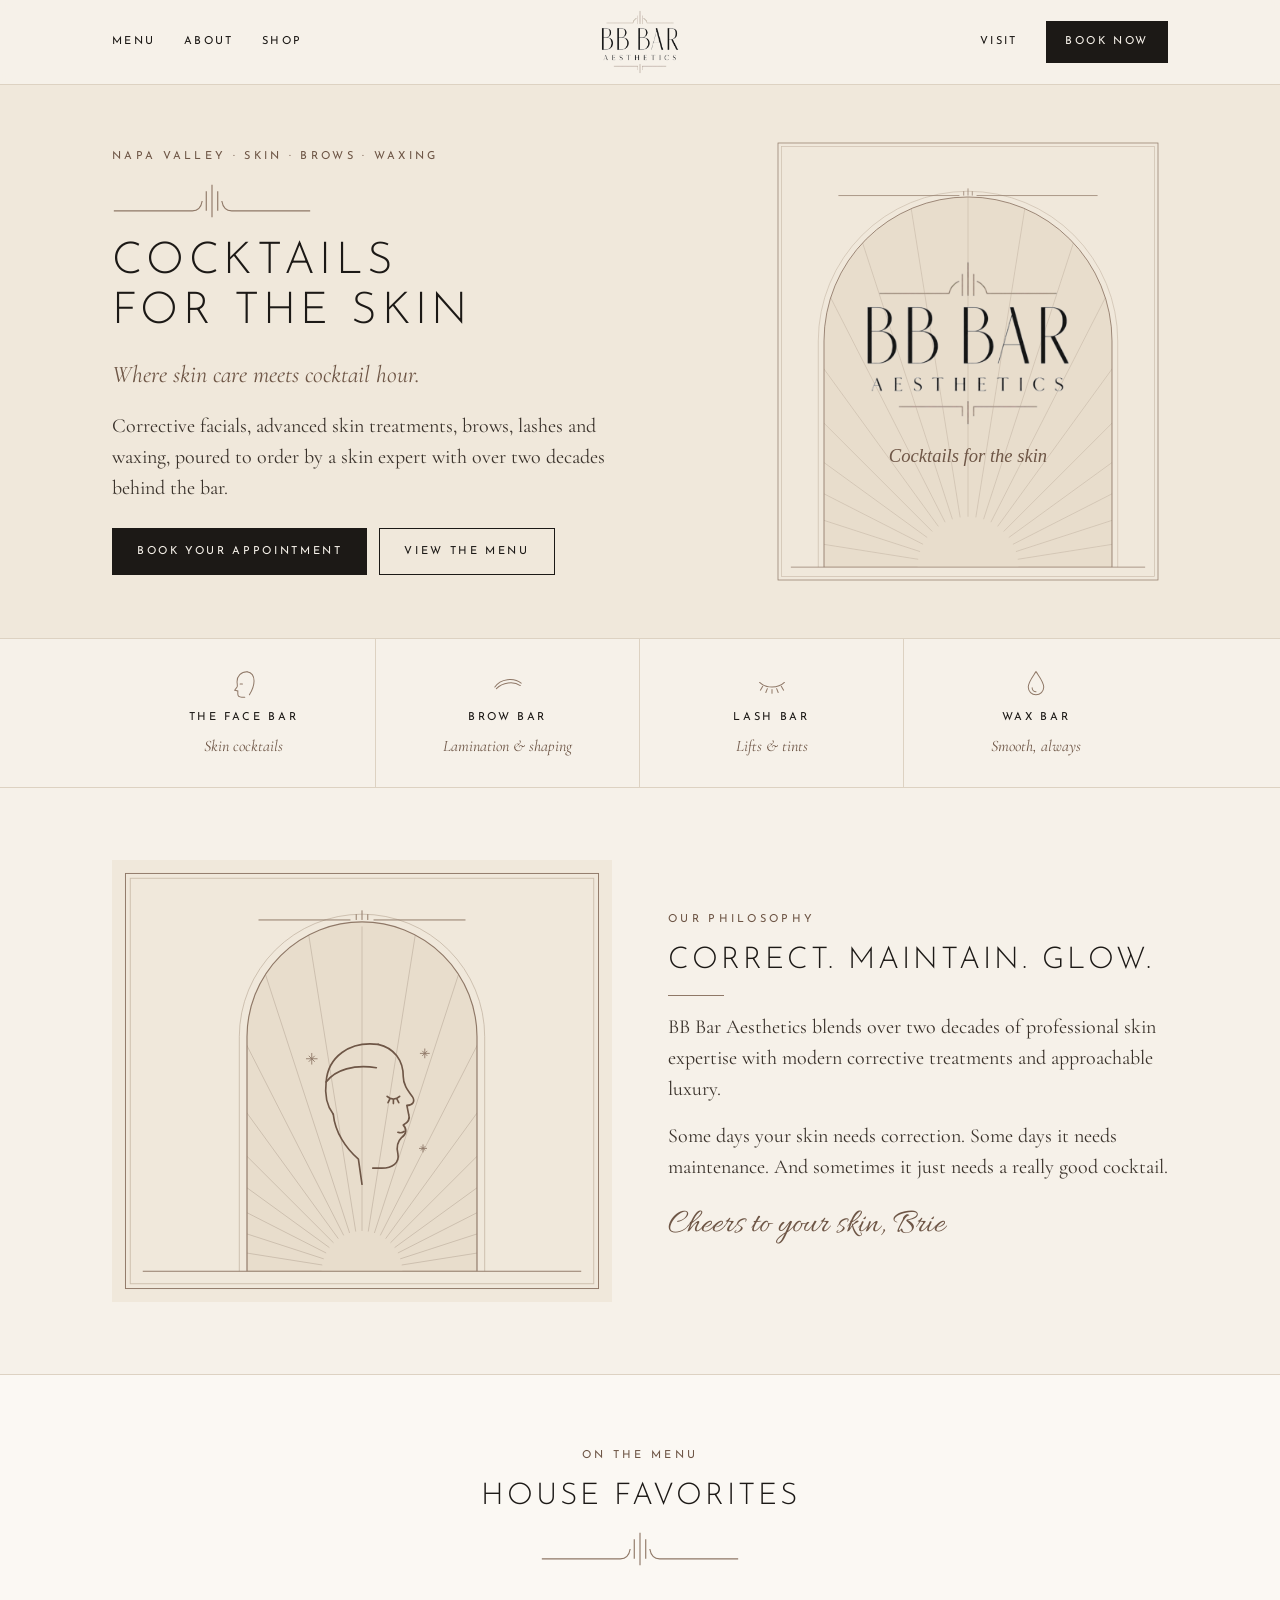
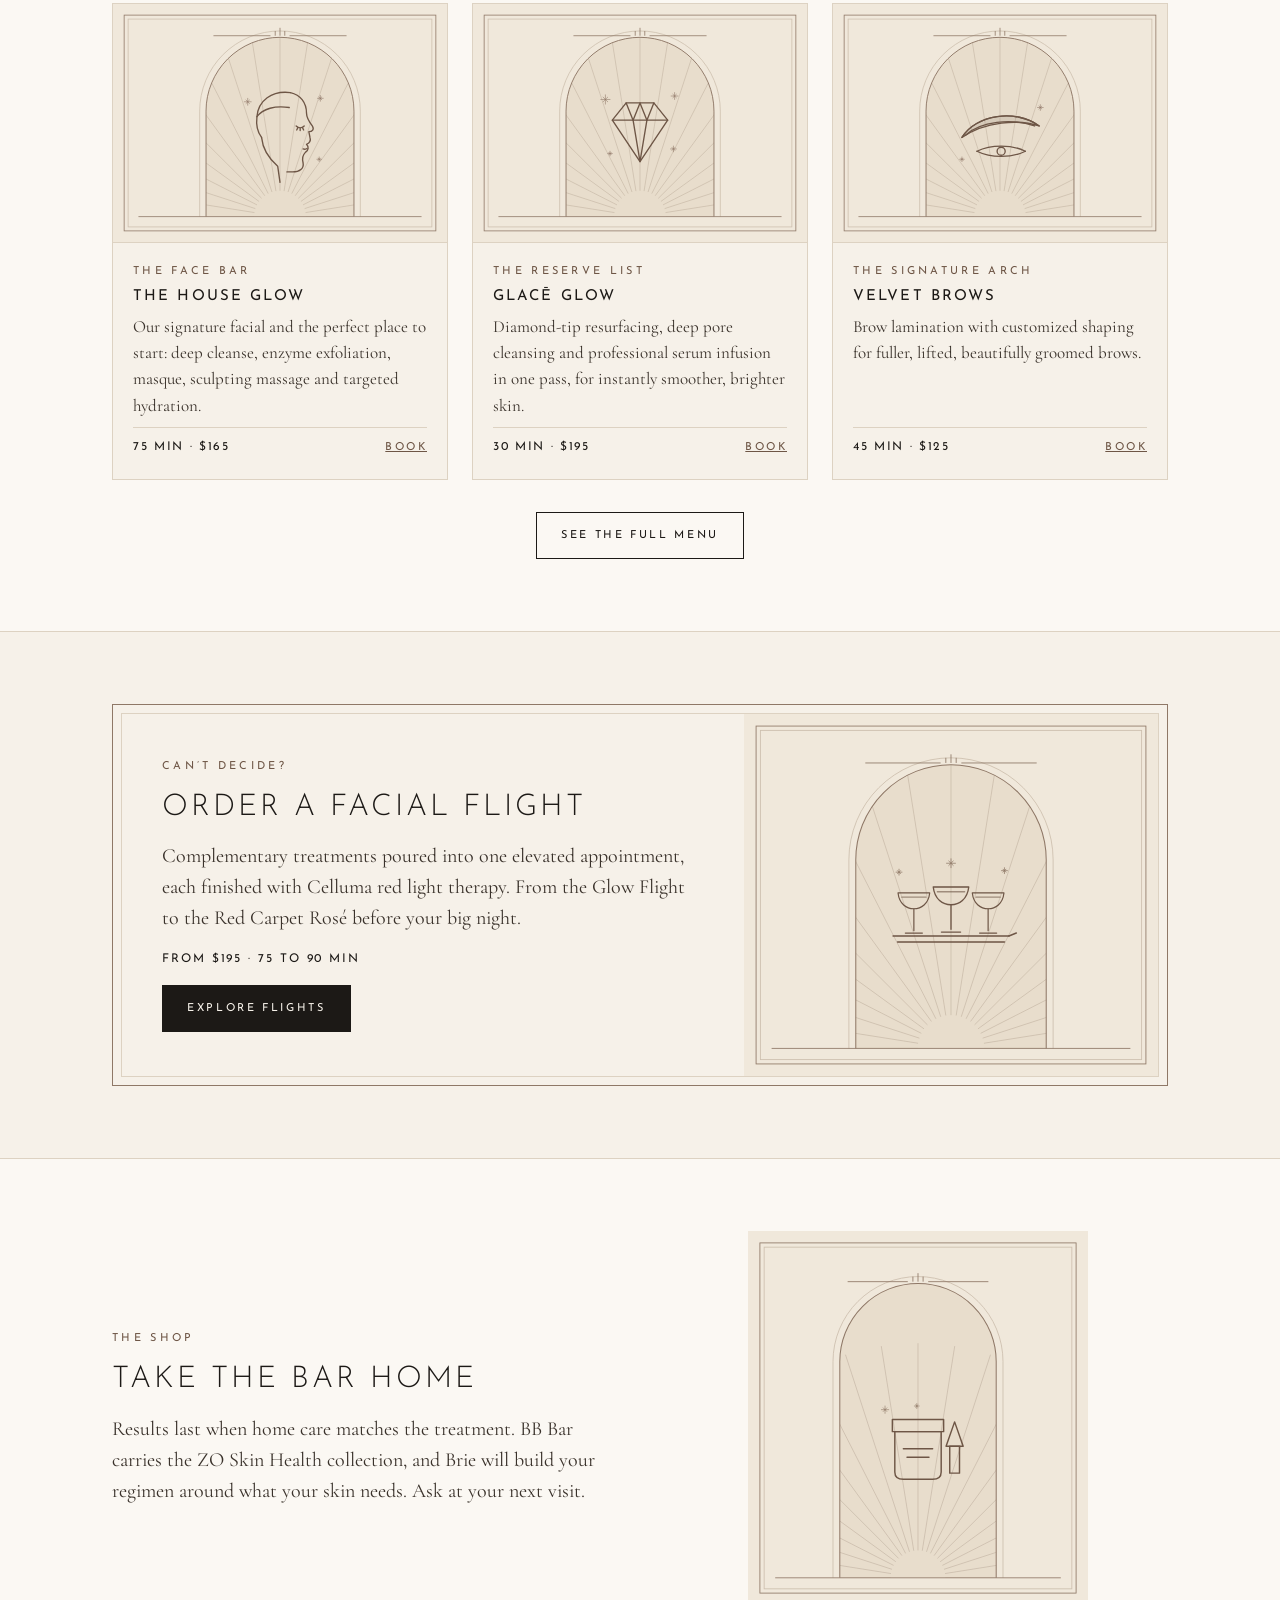
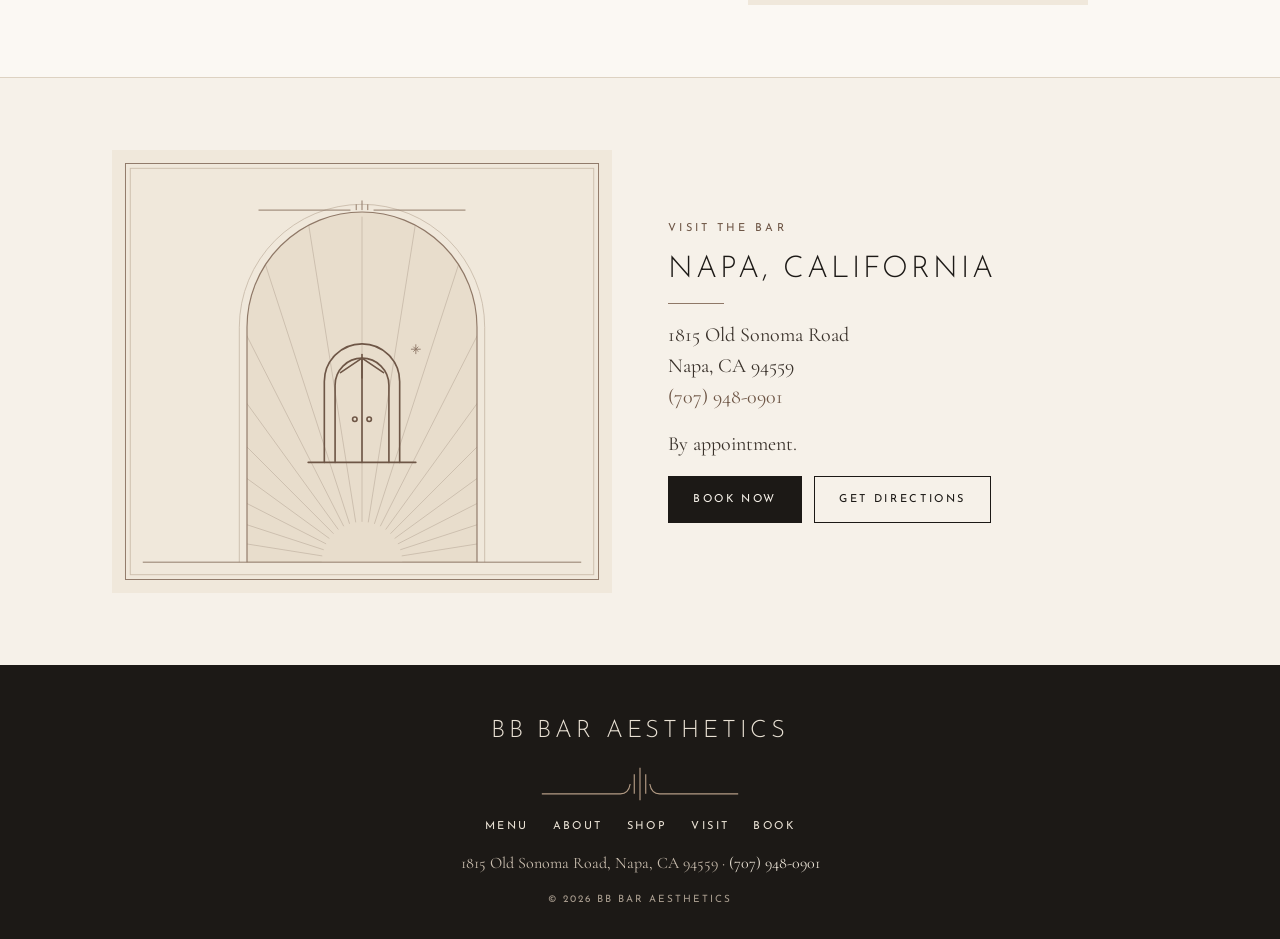
<file: index.html>
<!doctype html>
<html lang="en">
<head>
<meta charset="utf-8">
<meta name="viewport" content="width=device-width, initial-scale=1">
<title>BB Bar Aesthetics | Facials, Brows, Lashes &amp; Waxing in Napa, CA</title>
<meta name="description" content="Cocktails for the skin. Corrective facials, advanced skin treatments, brows, lashes and waxing at BB Bar Aesthetics in Napa, California.">
<link rel="icon" type="image/png" href="img/favicon.png">
<link rel="apple-touch-icon" href="img/apple-touch-icon.png">
<meta property="og:title" content="BB Bar Aesthetics | Facials, Brows, Lashes &amp; Waxing in Napa, CA">
<meta property="og:description" content="Cocktails for the skin. Corrective facials, advanced skin treatments, brows, lashes and waxing at BB Bar Aesthetics in Napa, California.">
<meta property="og:image" content="https://bbbaraesthetics.com/img/og.jpg">
<link rel="preconnect" href="https://fonts.googleapis.com">
<link rel="preconnect" href="https://fonts.gstatic.com" crossorigin>
<link href="https://fonts.googleapis.com/css2?family=Josefin+Sans:wght@300;400;600&family=Cormorant+Garamond:ital,wght@0,400;0,500;1,400;1,500&family=Allura&display=swap" rel="stylesheet">
<link rel="stylesheet" href="style.css">
</head>
<body>
<header class="site-header">
<div class="wrap">
<nav class="nav left" aria-label="Primary">
<a href="menu.html">Menu</a>
<a href="index.html#about">About</a>
<a href="index.html#shop">Shop</a>
</nav>
<a class="logo" href="index.html" aria-label="BB Bar Aesthetics home"><img src="img/logo.png" alt="BB Bar Aesthetics" width="74" height="60"></a>
<div class="header-right">
<nav class="nav" aria-label="Secondary"><a href="index.html#visit">Visit</a></nav>
<a class="btn btn-dark" href="https://bbbar.glossgenius.com/services">Book Now</a>
<button class="menu-toggle" aria-label="Open menu" aria-expanded="false" onclick="var m=document.getElementById('mnav');var o=m.classList.toggle('open');this.setAttribute('aria-expanded',o)"><svg width="22" height="14" viewBox="0 0 22 14" aria-hidden="true"><path d="M0 1h22M0 7h22M0 13h22" stroke="currentColor" stroke-width="1.4"/></svg></button>
</div>
</div>
<nav id="mnav" class="mobile-nav" aria-label="Mobile" onclick="if(event.target.tagName==='A'){this.classList.remove('open');document.querySelector('.menu-toggle').setAttribute('aria-expanded','false')}">
<a href="menu.html">Menu</a><a href="index.html#about">About</a><a href="index.html#shop">Shop</a><a href="index.html#visit">Visit</a><a href="https://bbbar.glossgenius.com/services">Book Now</a>
</nav>
</header>
<main>
<section class="hero">
<div class="wrap">
<div class="hero-copy">
<p class="eyebrow">Napa Valley &#183; Skin &#183; Brows &#183; Waxing</p>
<svg class="deco" width="200" height="36" viewBox="0 0 240 44" aria-hidden="true"><g fill="none" stroke="#8F7867" stroke-width="1.4"><path d="M0 34H96Q106 34 108 22"/><path d="M240 34H144Q134 34 132 22"/><path d="M120 2V42"/><path d="M113 10V34"/><path d="M127 10V34"/></g></svg>
<h1>Cocktails<br>for the Skin</h1>
<p class="ital" style="font-size:24px">Where skin care meets cocktail hour.</p>
<p class="lead" style="max-width:500px">Corrective facials, advanced skin treatments, brows, lashes and waxing, poured to order by a skin expert with over two decades behind the bar.</p>
<div class="btns" style="padding-top:6px"><a class="btn btn-dark" href="https://bbbar.glossgenius.com/services">Book Your Appointment</a><a class="btn btn-line" href="menu.html">View the Menu</a></div>
</div>
<img class="hero-img" src="img/p-hero.svg" alt="BB Bar Aesthetics logo in an art deco arch" width="560" height="640">
</div>
</section>

<nav class="cats" aria-label="Menu categories">
<div class="wrap">
<a class="cat" href="menu.html#face-bar"><svg width="34" height="34" viewBox="0 0 44 44" aria-hidden="true"><g fill="none" stroke="#8F7867" stroke-width="1.3" stroke-linecap="round"><path d="M26 6C18 6 13 12 13 19c0 3 1 5 0 7l-3 4 4 1v4c0 3 2 4 5 4h4"/><path d="M26 6c6 1 9 6 9 12 0 7-3 13-6 18"/><path d="M17 22h3"/></g></svg><span>The Face Bar</span><em>Skin cocktails</em></a>
<a class="cat" href="menu.html#brow-bar"><svg width="34" height="34" viewBox="0 0 44 44" aria-hidden="true"><g fill="none" stroke="#8F7867" stroke-width="1.3" stroke-linecap="round"><path d="M5 26c7-11 25-13 34-5"/><path d="M7 28c8-8 22-10 31-4"/></g></svg><span>Brow Bar</span><em>Lamination &amp; shaping</em></a>
<a class="cat" href="menu.html#lash-bar"><svg width="34" height="34" viewBox="0 0 44 44" aria-hidden="true"><g fill="none" stroke="#8F7867" stroke-width="1.3" stroke-linecap="round"><path d="M6 20c8 8 24 8 32 0"/><path d="M10 25l-3 5M16 28l-2 5M22 29v5M28 28l2 5M34 25l3 5"/></g></svg><span>Lash Bar</span><em>Lifts &amp; tints</em></a>
<a class="cat" href="menu.html#wax-bar"><svg width="34" height="34" viewBox="0 0 44 44" aria-hidden="true"><g fill="none" stroke="#8F7867" stroke-width="1.3" stroke-linecap="round" stroke-linejoin="round"><path d="M22 6c6 9 10 14 10 20a10 10 0 0 1-20 0c0-6 4-11 10-20z"/><path d="M17 27a5 5 0 0 0 5 5"/></g></svg><span>Wax Bar</span><em>Smooth, always</em></a>
</div>
</nav>

<section id="about" class="section">
<div class="wrap split">
<img class="plate" src="img/p-about.svg" alt="" width="520" height="460" loading="lazy">
<div class="stack">
<p class="eyebrow">Our Philosophy</p>
<h2>Correct. Maintain. Glow.</h2>
<div class="rule"></div>
<p class="lead">BB Bar Aesthetics blends over two decades of professional skin expertise with modern corrective treatments and approachable luxury.</p>
<p class="lead">Some days your skin needs correction. Some days it needs maintenance. And sometimes it just needs a really good cocktail.</p>
<p class="signoff">Cheers to your skin, Brie</p>
</div>
</div>
</section>

<section class="section alt" aria-labelledby="fav">
<div class="wrap">
<div class="stack center"><p class="eyebrow">On the Menu</p><h2 id="fav">House Favorites</h2><svg class="deco" width="200" height="36" viewBox="0 0 240 44" aria-hidden="true"><g fill="none" stroke="#8F7867" stroke-width="1.4"><path d="M0 34H96Q106 34 108 22"/><path d="M240 34H144Q134 34 132 22"/><path d="M120 2V42"/><path d="M113 10V34"/><path d="M127 10V34"/></g></svg></div>
<div class="favs">
<article class="card"><img src="img/p-facial.svg" alt="" width="420" height="300" loading="lazy"><div class="body"><p class="eyebrow">The Face Bar</p><h3>The House Glow</h3><p class="desc">Our signature facial and the perfect place to start: deep cleanse, enzyme exfoliation, masque, sculpting massage and targeted hydration.</p><div class="meta"><span>75 MIN &#183; $165</span><a href="https://bbbar.glossgenius.com/services">Book</a></div></div></article>
<article class="card"><img src="img/p-gem.svg" alt="" width="420" height="300" loading="lazy"><div class="body"><p class="eyebrow">The Reserve List</p><h3>Glacē Glow</h3><p class="desc">Diamond-tip resurfacing, deep pore cleansing and professional serum infusion in one pass, for instantly smoother, brighter skin.</p><div class="meta"><span>30 MIN &#183; $195</span><a href="https://bbbar.glossgenius.com/services">Book</a></div></div></article>
<article class="card"><img src="img/p-brow.svg" alt="" width="420" height="300" loading="lazy"><div class="body"><p class="eyebrow">The Signature Arch</p><h3>Velvet Brows</h3><p class="desc">Brow lamination with customized shaping for fuller, lifted, beautifully groomed brows.</p><div class="meta"><span>45 MIN &#183; $125</span><a href="https://bbbar.glossgenius.com/services">Book</a></div></div></article>
</div>
<div class="btns" style="justify-content:center;margin-top:32px"><a class="btn btn-line" href="menu.html">See the Full Menu</a></div>
</div>
</section>

<section class="section" aria-labelledby="flights">
<div class="wrap">
<div class="band"><div class="band-inner">
<div class="stack">
<p class="eyebrow">Can&#8217;t Decide?</p>
<h2 id="flights">Order a Facial Flight</h2>
<p class="lead">Complementary treatments poured into one elevated appointment, each finished with Celluma red light therapy. From the Glow Flight to the Red Carpet Ros&#233; before your big night.</p>
<p style="font-family:var(--sans);font-size:12px;letter-spacing:.16em">FROM $195 &#183; 75 TO 90 MIN</p>
<div class="btns"><a class="btn btn-dark" href="menu.html#flights">Explore Flights</a></div>
</div>
<img src="img/p-flight.svg" alt="" width="480" height="420" loading="lazy">
</div></div>
</div>
</section>

<section id="shop" class="section alt">
<div class="wrap split">
<div class="stack">
<p class="eyebrow">The Shop</p>
<h2>Take the Bar Home</h2>
<p class="lead">Results last when home care matches the treatment. BB Bar carries the ZO Skin Health collection, and Brie will build your regimen around what your skin needs. Ask at your next visit.</p>
</div>
<img class="plate" src="img/p-shop.svg" alt="" width="400" height="440" loading="lazy" style="max-width:340px;justify-self:center">
</div>
</section>

<section id="visit" class="section">
<div class="wrap split">
<img class="plate" src="img/p-visit.svg" alt="" width="520" height="460" loading="lazy">
<div class="stack">
<p class="eyebrow">Visit the Bar</p>
<h2>Napa, California</h2>
<div class="rule"></div>
<address style="font-style:normal" class="lead">1815 Old Sonoma Road<br>Napa, CA 94559<br><a href="tel:+17079480901" style="text-decoration:none">(707) 948-0901</a></address>
<p class="lead">By appointment.</p>
<div class="btns"><a class="btn btn-dark" href="https://bbbar.glossgenius.com/services">Book Now</a><a class="btn btn-line" href="https://maps.google.com/?q=1815+Old+Sonoma+Road+Napa+CA+94559">Get Directions</a></div>
</div>
</div>
</section>
</main>
<footer class="site-footer">
<div class="wrap">
<p class="foot-name">BB BAR AESTHETICS</p>
<svg class="deco" width="200" height="36" viewBox="0 0 240 44" aria-hidden="true"><g fill="none" stroke="#B49C85" stroke-width="1.4"><path d="M0 34H96Q106 34 108 22"/><path d="M240 34H144Q134 34 132 22"/><path d="M120 2V42"/><path d="M113 10V34"/><path d="M127 10V34"/></g></svg>
<nav class="foot-nav" aria-label="Footer">
<a href="menu.html">Menu</a><a href="index.html#about">About</a><a href="index.html#shop">Shop</a><a href="index.html#visit">Visit</a><a href="https://bbbar.glossgenius.com/services">Book</a>
</nav>
<p style="font-size:16px;color:#C9BDAE">1815 Old Sonoma Road, Napa, CA 94559 &#183; <a href="tel:+17079480901">(707) 948-0901</a></p>
<p class="foot-small">&#169; <span id="yr">2026</span> BB BAR AESTHETICS</p>
</div>
</footer>
<script>document.getElementById('yr').textContent=new Date().getFullYear()</script>
</body>
</html>
</file>
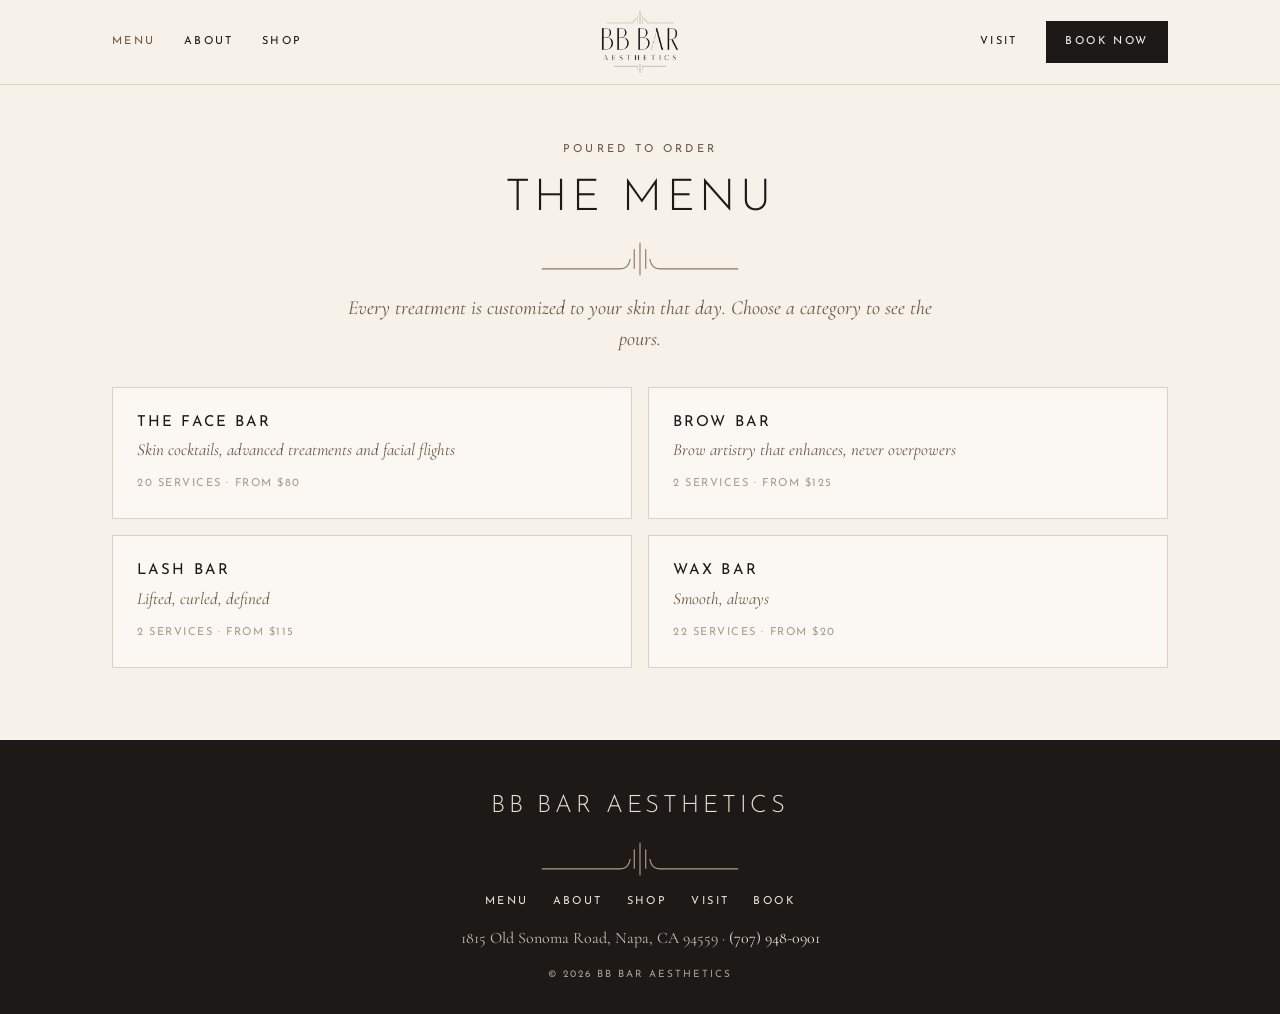
<file: menu.html>
<!doctype html>
<html lang="en">
<head>
<meta charset="utf-8">
<meta name="viewport" content="width=device-width, initial-scale=1">
<title>The Menu | BB Bar Aesthetics, Napa CA</title>
<meta name="description" content="Facials, advanced skin treatments, facial flights, brows, lashes and waxing at BB Bar Aesthetics in Napa. See prices and book online.">
<link rel="icon" type="image/png" href="img/favicon.png">
<link rel="apple-touch-icon" href="img/apple-touch-icon.png">
<meta property="og:title" content="The Menu | BB Bar Aesthetics, Napa CA">
<meta property="og:description" content="Facials, advanced skin treatments, facial flights, brows, lashes and waxing at BB Bar Aesthetics in Napa. See prices and book online.">
<meta property="og:image" content="https://bbbaraesthetics.com/img/og.jpg">
<link rel="preconnect" href="https://fonts.googleapis.com">
<link rel="preconnect" href="https://fonts.gstatic.com" crossorigin>
<link href="https://fonts.googleapis.com/css2?family=Josefin+Sans:wght@300;400;600&family=Cormorant+Garamond:ital,wght@0,400;0,500;1,400;1,500&family=Allura&display=swap" rel="stylesheet">
<link rel="stylesheet" href="style.css">
</head>
<body>
<header class="site-header">
<div class="wrap">
<nav class="nav left" aria-label="Primary">
<a href="menu.html" aria-current="page">Menu</a>
<a href="index.html#about">About</a>
<a href="index.html#shop">Shop</a>
</nav>
<a class="logo" href="index.html" aria-label="BB Bar Aesthetics home"><img src="img/logo.png" alt="BB Bar Aesthetics" width="74" height="60"></a>
<div class="header-right">
<nav class="nav" aria-label="Secondary"><a href="index.html#visit">Visit</a></nav>
<a class="btn btn-dark" href="https://bbbar.glossgenius.com/services">Book Now</a>
<button class="menu-toggle" aria-label="Open menu" aria-expanded="false" onclick="var m=document.getElementById('mnav');var o=m.classList.toggle('open');this.setAttribute('aria-expanded',o)"><svg width="22" height="14" viewBox="0 0 22 14" aria-hidden="true"><path d="M0 1h22M0 7h22M0 13h22" stroke="currentColor" stroke-width="1.4"/></svg></button>
</div>
</div>
<nav id="mnav" class="mobile-nav" aria-label="Mobile" onclick="if(event.target.tagName==='A'){this.classList.remove('open');document.querySelector('.menu-toggle').setAttribute('aria-expanded','false')}">
<a href="menu.html">Menu</a><a href="index.html#about">About</a><a href="index.html#shop">Shop</a><a href="index.html#visit">Visit</a><a href="https://bbbar.glossgenius.com/services">Book Now</a>
</nav>
</header>
<main>
<section class="page-head"><div class="wrap stack">
<p class="eyebrow">Poured to Order</p><h1>The Menu</h1><svg class="deco" width="200" height="36" viewBox="0 0 240 44" aria-hidden="true"><g fill="none" stroke="#8F7867" stroke-width="1.4"><path d="M0 34H96Q106 34 108 22"/><path d="M240 34H144Q134 34 132 22"/><path d="M120 2V42"/><path d="M113 10V34"/><path d="M127 10V34"/></g></svg>
<p class="ital" style="font-size:20px;max-width:600px">Every treatment is customized to your skin that day. Choose a category to see the pours.</p>
</div></section>
<div class="wrap">
<div id="grid" class="cat-grid">
<a class="cat-card" href="#face-bar"><h3>The Face Bar</h3><em>Skin cocktails, advanced treatments and facial flights</em><small>20 services &#183; From $80</small></a>
<a class="cat-card" href="#brow-bar"><h3>Brow Bar</h3><em>Brow artistry that enhances, never overpowers</em><small>2 services &#183; From $125</small></a>
<a class="cat-card" href="#lash-bar"><h3>Lash Bar</h3><em>Lifted, curled, defined</em><small>2 services &#183; From $115</small></a>
<a class="cat-card" href="#wax-bar"><h3>Wax Bar</h3><em>Smooth, always</em><small>22 services &#183; From $20</small></a>
</div>
<section id="face-bar" class="cat-view" data-cat>
<a class="back" href="#">&#8592; All categories</a>
<div class="cat-head"><h2>The Face Bar</h2><p class="ital">Skin cocktails, advanced treatments and facial flights</p></div>
<nav class="sub-jump" aria-label="The Face Bar sections"><a href="#skin-cocktails">Skin Cocktails</a><a href="#reserve-list">The Reserve List</a><a href="#quick-pour">Quick Pour</a><a href="#flights">Facial Flights</a><a href="#cellar">The Cellar</a><a href="#garnishes">The Garnishes</a></nav>
<div class="sub" id="skin-cocktails" data-parent="face-bar"><div class="sub-head"><h3>Skin Cocktails</h3><p class="ital">Signature facials</p><p class="note">Every facial includes a skin analysis. Facials 60 minutes and longer include minimal extractions, neck and shoulder massage and facial sculpting. Add a garnish to any facial when you book.</p></div><div class="row"><div><h3>The House Glow</h3><p>Our signature facial and the perfect place to start. Deep cleanse, enzyme exfoliation, extractions as needed, treatment masque, sculpting facial massage and targeted hydration.</p><p class="best">Best for: Maintenance, hydration, texture, glow</p></div><div class="price"><span>75 MIN</span><b>$165</b><a href="https://bbbar.glossgenius.com/services" aria-label="Book The House Glow">Book</a></div></div>
<div class="row"><div><h3>The Reserve</h3><p>Our elevated corrective facial. Advanced exfoliation and corrective treatment paired with peptide-rich hydration and restorative techniques.</p><p class="best">Best for: Aging, dehydration, uneven tone, texture</p></div><div class="price"><span>90 MIN</span><b>$245</b><a href="https://bbbar.glossgenius.com/services" aria-label="Book The Reserve">Book</a></div></div>
<div class="row"><div><h3>The Golden Hour</h3><p>A firming, lifting and luminosity-focused facial. Ideal before an event, or anytime your skin needs its glow back.</p><p class="best">Best for: Dullness, fine lines, firming, special events</p></div><div class="price"><span>75 MIN</span><b>$215</b><a href="https://bbbar.glossgenius.com/services" aria-label="Book The Golden Hour">Book</a></div></div>
<div class="row"><div><h3>Dirty Martini Detox</h3><p>A clarifying facial for congested, breakout-prone or unbalanced skin. Clears pores without stripping the skin.</p><p class="best">Best for: Congestion, blackheads, breakouts, excess oil</p></div><div class="price"><span>60 MIN</span><b>$175</b><a href="https://bbbar.glossgenius.com/services" aria-label="Book Dirty Martini Detox">Book</a></div></div>
<div class="row"><div><h3>Espresso Shot Facial</h3><p>Short on time, not results. Cleansing, a gentle acid glow up and targeted treatment to refresh tired skin.</p><p class="best">Best for: Maintenance, busy schedules, instant refresh</p></div><div class="price"><span>45 MIN</span><b>$115</b><a href="https://bbbar.glossgenius.com/services" aria-label="Book Espresso Shot Facial">Book</a></div></div>
<div class="row"><div><h3>After Hours Corrective Peel</h3><p>Customized professional resurfacing selected for your skin type, goals and tolerance.</p><p class="best">Best for: Pigmentation, acne, texture, fine lines</p></div><div class="price"><span>45 MIN</span><b>From $150</b><a href="https://bbbar.glossgenius.com/services" aria-label="Book After Hours Corrective Peel">Book</a></div></div>
</div>
<div class="sub" id="reserve-list" data-parent="face-bar"><div class="sub-head"><h3>The Reserve List</h3><p class="ital">Advanced skin treatments</p><p class="note">For clients wanting elevated corrective treatments and technology-driven results.</p></div><div class="row"><div><h3>Glacē Glow</h3><p>Diamond-tip resurfacing, deep pore cleansing and professional serum infusion performed simultaneously for instantly smoother, brighter skin.</p></div><div class="price"><span>30 MIN</span><b>$195</b><a href="https://bbbar.glossgenius.com/services" aria-label="Book Glacē Glow">Book</a></div></div>
<div class="row"><div><h3>Glacē Glow Reserve</h3><p>The elevated Glacē Glow experience with additional corrective treatment, masque, hydration and finishing care.</p></div><div class="price"><span>60 MIN</span><b>$275</b><a href="https://bbbar.glossgenius.com/services" aria-label="Book Glacē Glow Reserve">Book</a></div></div>
<div class="row"><div><h3>Oxygen Cocktail</h3><p>An oxygenated exfoliation and revitalizing treatment to brighten and restore dull or tired skin.</p></div><div class="price"><span>50 MIN</span><b>$185</b><a href="https://bbbar.glossgenius.com/services" aria-label="Book Oxygen Cocktail">Book</a></div></div>
<div class="row"><div><h3>Cellar Renewal</h3><p>Corrective resurfacing focused on cellular renewal, texture and tone while protecting the skin barrier.</p></div><div class="price"><span>75 MIN</span><b>$225</b><a href="https://bbbar.glossgenius.com/services" aria-label="Book Cellar Renewal">Book</a></div></div>
<div class="row"><div><h3>Velvet Reserve</h3><p>One of our most comprehensive treatments: advanced exfoliation, corrective serums, restorative hydration and sculpting, chosen for your skin.</p></div><div class="price"><span>90 MIN</span><b>$275</b><a href="https://bbbar.glossgenius.com/services" aria-label="Book Velvet Reserve">Book</a></div></div>
</div>
<div class="sub" id="quick-pour" data-parent="face-bar"><div class="sub-head"><h3>Quick Pour</h3><p class="ital">Express treatments</p><p class="note">Beautiful skin does not always require 90 minutes.</p></div><div class="row"><div><h3>Napa Sip &amp; Reset</h3><p>A quick reset for stressed, dehydrated or travel-weary skin. Cleanse, exfoliate, treat, hydrate. The perfect lunchtime refresh.</p></div><div class="price"><span>30 MIN</span><b>$80</b><a href="https://bbbar.glossgenius.com/services" aria-label="Book Napa Sip &amp; Reset">Book</a></div></div>
<div class="row"><div><h3>Golden Hour Glow</h3><p>A concentrated brightening and hydration treatment for instant luminosity.</p></div><div class="price"><span>45 MIN</span><b>$125</b><a href="https://bbbar.glossgenius.com/services" aria-label="Book Golden Hour Glow">Book</a></div></div>
<div class="row"><div><h3>On the Rocks</h3><p>A cooling, calming treatment for sensitized, irritated or overheated skin.</p></div><div class="price"><span>45 MIN</span><b>$125</b><a href="https://bbbar.glossgenius.com/services" aria-label="Book On the Rocks">Book</a></div></div>
<div class="row"><div><h3>Smooth Finish</h3><p>Dermaplaning with a hydration-focused facial for exceptionally smooth skin and better makeup application.</p></div><div class="price"><span>45 MIN</span><b>$135</b><a href="https://bbbar.glossgenius.com/services" aria-label="Book Smooth Finish">Book</a></div></div>
</div>
<div class="sub" id="flights" data-parent="face-bar"><div class="sub-head"><h3>Facial Flights</h3><p class="ital">Complementary treatments, one appointment</p><p class="note">All flights include skin analysis, neck and shoulder massage, facial sculpting and Celluma red light therapy.</p></div><div class="row"><div><h3>The Glow Flight</h3><p>Exfoliation, oxygen and hydration for instant brightness and smooth, luminous skin.</p></div><div class="price"><span>75 MIN</span><b>$195</b><a href="https://bbbar.glossgenius.com/services" aria-label="Book The Glow Flight">Book</a></div></div>
<div class="row"><div><h3>The Corrective Flight</h3><p>Advanced exfoliation, corrective treatment and targeted infusion for pigmentation, texture and visible signs of aging.</p></div><div class="price"><span>90 MIN</span><b>$265</b><a href="https://bbbar.glossgenius.com/services" aria-label="Book The Corrective Flight">Book</a></div></div>
<div class="row"><div><h3>The Detox Flight</h3><p>Deep cleanse, extractions, clarifying treatment and calming hydration for congested, breakout-prone skin.</p></div><div class="price"><span>75 MIN</span><b>$215</b><a href="https://bbbar.glossgenius.com/services" aria-label="Book The Detox Flight">Book</a></div></div>
<div class="row"><div><h3>Red Carpet Rosé</h3><p>Our special-event flight for maximum glow with minimal downtime. Ideal before weddings, photography and special occasions.</p></div><div class="price"><span>90 MIN</span><b>$275</b><a href="https://bbbar.glossgenius.com/services" aria-label="Book Red Carpet Rosé">Book</a></div></div>
</div>
<div class="sub" id="cellar" data-parent="face-bar"><div class="sub-head"><h3>The Cellar</h3><p class="ital">BB Bar signature collection</p></div><div class="row"><div><h3>The Cellar Signature Experience</h3><p>Let BB Bar curate the experience. A signature treatment combining complementary services in one elevated appointment, with garnishes included as needed.</p></div><div class="price"><span>105 MIN</span><b>$300</b><a href="https://bbbar.glossgenius.com/services" aria-label="Book The Cellar Signature Experience">Book</a></div></div>
</div>
<div class="sub" id="garnishes" data-parent="face-bar"><div class="sub-head"><h3>The Garnishes</h3><p class="ital">Add-ons for any eligible facial</p><p class="note">Garnishes are added to a facial during booking.</p></div><div class="row"><div><h3>Dermaplane</h3></div><div class="price"><span>25 MIN</span><b>$75</b><a href="https://bbbar.glossgenius.com/services" aria-label="Book Dermaplane">Book</a></div></div>
<div class="row"><div><h3>Oxygen Infusion</h3></div><div class="price"><span>15 MIN</span><b>$45</b><a href="https://bbbar.glossgenius.com/services" aria-label="Book Oxygen Infusion">Book</a></div></div>
<div class="row"><div><h3>Eye Treatment</h3></div><div class="price"><span>10 MIN</span><b>$20</b><a href="https://bbbar.glossgenius.com/services" aria-label="Book Eye Treatment">Book</a></div></div>
<div class="row"><div><h3>Lip Treatment</h3></div><div class="price"><span>10 MIN</span><b>$20</b><a href="https://bbbar.glossgenius.com/services" aria-label="Book Lip Treatment">Book</a></div></div>
<div class="row"><div><h3>Scalp Massage</h3></div><div class="price"><span>15 MIN</span><b>$30</b><a href="https://bbbar.glossgenius.com/services" aria-label="Book Scalp Massage">Book</a></div></div>
<div class="row"><div><h3>High Frequency</h3></div><div class="price"><span>15 MIN</span><b>$25</b><a href="https://bbbar.glossgenius.com/services" aria-label="Book High Frequency">Book</a></div></div>
</div>
<div class="cat-foot"><a class="back" href="#">&#8592; All categories</a><a class="btn btn-dark" href="https://bbbar.glossgenius.com/services">Book Face Bar</a></div>
</section>
<section id="brow-bar" class="cat-view" data-cat>
<a class="back" href="#">&#8592; All categories</a>
<div class="cat-head"><h2>Brow Bar</h2><p class="ital">Brow artistry that enhances, never overpowers</p></div>
<div class="sub" id="signature-arch" data-parent="brow-bar"><div class="row"><div><h3>Velvet Brows</h3><p>Brow lamination with customized shaping for fuller, lifted, beautifully groomed brows.</p></div><div class="price"><span>45 MIN</span><b>$125</b><a href="https://bbbar.glossgenius.com/services" aria-label="Book Velvet Brows">Book</a></div></div>
<div class="row"><div><h3>Full Flight Brows</h3><p>Lamination, tint and precision shaping. The complete brow experience.</p></div><div class="price"><span>60 MIN</span><b>$165</b><a href="https://bbbar.glossgenius.com/services" aria-label="Book Full Flight Brows">Book</a></div></div>
</div>
<div class="cat-foot"><a class="back" href="#">&#8592; All categories</a><a class="btn btn-dark" href="https://bbbar.glossgenius.com/services">Book Brow Bar</a></div>
</section>
<section id="lash-bar" class="cat-view" data-cat>
<a class="back" href="#">&#8592; All categories</a>
<div class="cat-head"><h2>Lash Bar</h2><p class="ital">Lifted, curled, defined</p></div>
<div class="sub" id="lash-bar" data-parent="lash-bar"><div class="row"><div><h3>Lash Lift</h3><p>Natural lashes lifted and curled for an effortless, eye-opening effect.</p></div><div class="price"><span>45 MIN</span><b>$115</b><a href="https://bbbar.glossgenius.com/services" aria-label="Book Lash Lift">Book</a></div></div>
<div class="row"><div><h3>Lash Lift + Tint</h3><p>Lift plus custom tint for added definition.</p></div><div class="price"><span>60 MIN</span><b>$135</b><a href="https://bbbar.glossgenius.com/services" aria-label="Book Lash Lift + Tint">Book</a></div></div>
</div>
<div class="cat-foot"><a class="back" href="#">&#8592; All categories</a><a class="btn btn-dark" href="https://bbbar.glossgenius.com/services">Book Lash Bar</a></div>
</section>
<section id="wax-bar" class="cat-view" data-cat>
<a class="back" href="#">&#8592; All categories</a>
<div class="cat-head"><h2>Wax Bar</h2><p class="ital">Smooth, always</p></div>
<nav class="sub-jump" aria-label="Wax Bar sections"><a href="#waxing">Waxing &amp; Tinting</a><a href="#wax-enhance">Wax &amp; Enhance</a></nav>
<div class="sub" id="waxing" data-parent="wax-bar"><div class="sub-head"><h3>Waxing &amp; Tinting</h3><p class="ital">Smooth, always</p></div><div class="row"><div><h3>Signature Brow Shaping</h3></div><div class="price"><span>15 MIN</span><b>$35</b><a href="https://bbbar.glossgenius.com/services" aria-label="Book Signature Brow Shaping">Book</a></div></div>
<div class="row"><div><h3>Brow Tint</h3></div><div class="price"><span>15 MIN</span><b>$35</b><a href="https://bbbar.glossgenius.com/services" aria-label="Book Brow Tint">Book</a></div></div>
<div class="row"><div><h3>Lash Tint</h3></div><div class="price"><span>15 MIN</span><b>$35</b><a href="https://bbbar.glossgenius.com/services" aria-label="Book Lash Tint">Book</a></div></div>
<div class="row"><div><h3>Lip</h3></div><div class="price"><span>10 MIN</span><b>$20</b><a href="https://bbbar.glossgenius.com/services" aria-label="Book Lip">Book</a></div></div>
<div class="row"><div><h3>Chin</h3></div><div class="price"><span>10 MIN</span><b>$25</b><a href="https://bbbar.glossgenius.com/services" aria-label="Book Chin">Book</a></div></div>
<div class="row"><div><h3>Ear</h3></div><div class="price"><span>10 MIN</span><b>$25</b><a href="https://bbbar.glossgenius.com/services" aria-label="Book Ear">Book</a></div></div>
<div class="row"><div><h3>Nostrils</h3></div><div class="price"><span>10 MIN</span><b>$25</b><a href="https://bbbar.glossgenius.com/services" aria-label="Book Nostrils">Book</a></div></div>
<div class="row"><div><h3>Underarm</h3></div><div class="price"><span>15 MIN</span><b>$35</b><a href="https://bbbar.glossgenius.com/services" aria-label="Book Underarm">Book</a></div></div>
<div class="row"><div><h3>Half Arm</h3></div><div class="price"><span>15 MIN</span><b>$45</b><a href="https://bbbar.glossgenius.com/services" aria-label="Book Half Arm">Book</a></div></div>
<div class="row"><div><h3>Full Arm</h3></div><div class="price"><span>30 MIN</span><b>From $70</b><a href="https://bbbar.glossgenius.com/services" aria-label="Book Full Arm">Book</a></div></div>
<div class="row"><div><h3>Half Leg</h3></div><div class="price"><span>30 MIN</span><b>$60</b><a href="https://bbbar.glossgenius.com/services" aria-label="Book Half Leg">Book</a></div></div>
<div class="row"><div><h3>Full Leg</h3></div><div class="price"><span>45 MIN</span><b>$100</b><a href="https://bbbar.glossgenius.com/services" aria-label="Book Full Leg">Book</a></div></div>
<div class="row"><div><h3>Bikini</h3></div><div class="price"><span>20 MIN</span><b>From $55</b><a href="https://bbbar.glossgenius.com/services" aria-label="Book Bikini">Book</a></div></div>
<div class="row"><div><h3>Brazilian</h3></div><div class="price"><span>45 MIN</span><b>From $105</b><a href="https://bbbar.glossgenius.com/services" aria-label="Book Brazilian">Book</a></div></div>
<div class="row"><div><h3>Back</h3></div><div class="price"><span>30 MIN</span><b>From $75</b><a href="https://bbbar.glossgenius.com/services" aria-label="Book Back">Book</a></div></div>
</div>
<div class="sub" id="wax-enhance" data-parent="wax-bar"><div class="sub-head"><h3>Wax &amp; Enhance</h3><p class="ital">Pair and save</p></div><div class="row"><div><h3>Brow + Lip Wax</h3></div><div class="price"><span>15 MIN</span><b>$50</b><a href="https://bbbar.glossgenius.com/services" aria-label="Book Brow + Lip Wax">Book</a></div></div>
<div class="row"><div><h3>Brow Wax + Tint</h3></div><div class="price"><span>20 MIN</span><b>$55</b><a href="https://bbbar.glossgenius.com/services" aria-label="Book Brow Wax + Tint">Book</a></div></div>
<div class="row"><div><h3>Brow Wax + Brow Tint + Lash Tint</h3></div><div class="price"><span>30 MIN</span><b>$80</b><a href="https://bbbar.glossgenius.com/services" aria-label="Book Brow Wax + Brow Tint + Lash Tint">Book</a></div></div>
<div class="row"><div><h3>Brow Wax + Lip Wax + Brow Tint + Lash Tint</h3></div><div class="price"><span>30 MIN</span><b>$90</b><a href="https://bbbar.glossgenius.com/services" aria-label="Book Brow Wax + Lip Wax + Brow Tint + Lash Tint">Book</a></div></div>
<div class="row"><div><h3>Brow Wax + Brow Tint + Lip Wax</h3></div><div class="price"><span>30 MIN</span><b>$75</b><a href="https://bbbar.glossgenius.com/services" aria-label="Book Brow Wax + Brow Tint + Lip Wax">Book</a></div></div>
<div class="row"><div><h3>Full Face Wax</h3></div><div class="price"><span>30 MIN</span><b>$80</b><a href="https://bbbar.glossgenius.com/services" aria-label="Book Full Face Wax">Book</a></div></div>
<div class="row"><div><h3>Full Flight: Full Face Wax + Lash Tint + Brow Tint</h3></div><div class="price"><span>45 MIN</span><b>$150</b><a href="https://bbbar.glossgenius.com/services" aria-label="Book Full Flight: Full Face Wax + Lash Tint + Brow Tint">Book</a></div></div>
</div>
<div class="cat-foot"><a class="back" href="#">&#8592; All categories</a><a class="btn btn-dark" href="https://bbbar.glossgenius.com/services">Book Wax Bar</a></div>
</section>
</div>
</main>
<script>
(function(){
  var grid=document.getElementById('grid'), views=document.querySelectorAll('[data-cat]');
  function show(){
    var id=location.hash.slice(1), el=id&&document.getElementById(id), cat=id, hit=false;
    if(el&&el.dataset.parent) cat=el.dataset.parent;
    views.forEach(function(v){var on=v.id===cat;v.hidden=!on;if(on)hit=true;});
    grid.hidden=hit;
    if(hit){el.scrollIntoView();}else if(!id){window.scrollTo(0,0);}
  }
  window.addEventListener('hashchange',show); show();
})();
</script>
<footer class="site-footer">
<div class="wrap">
<p class="foot-name">BB BAR AESTHETICS</p>
<svg class="deco" width="200" height="36" viewBox="0 0 240 44" aria-hidden="true"><g fill="none" stroke="#B49C85" stroke-width="1.4"><path d="M0 34H96Q106 34 108 22"/><path d="M240 34H144Q134 34 132 22"/><path d="M120 2V42"/><path d="M113 10V34"/><path d="M127 10V34"/></g></svg>
<nav class="foot-nav" aria-label="Footer">
<a href="menu.html">Menu</a><a href="index.html#about">About</a><a href="index.html#shop">Shop</a><a href="index.html#visit">Visit</a><a href="https://bbbar.glossgenius.com/services">Book</a>
</nav>
<p style="font-size:16px;color:#C9BDAE">1815 Old Sonoma Road, Napa, CA 94559 &#183; <a href="tel:+17079480901">(707) 948-0901</a></p>
<p class="foot-small">&#169; <span id="yr">2026</span> BB BAR AESTHETICS</p>
</div>
</footer>
<script>document.getElementById('yr').textContent=new Date().getFullYear()</script>
</body>
</html>
</file>
<file: style.css>
:root{
  --ivory:#F6F1E9; --sand:#F0E8DB; --sand2:#E6DCCD; --line:#DDD2C2;
  --taupe:#A89C8E; --bronze:#8F7867; --deep:#6E5646; --ink:#1C1916; --text:#3A322B;
  --sans:'Josefin Sans',system-ui,sans-serif; --serif:'Cormorant Garamond',Georgia,serif;
}
*{box-sizing:border-box}
[hidden]{display:none!important}
html{scroll-behavior:smooth}
body{margin:0;background:var(--ivory);color:var(--ink);font-family:var(--serif);font-size:18px;line-height:1.55;-webkit-font-smoothing:antialiased}
img{max-width:100%;display:block}
a{color:var(--deep)}
a:hover{color:var(--ink)}
.wrap{max-width:1120px;margin:0 auto;padding:0 32px}
.eyebrow{margin:0;font-family:var(--sans);font-size:11px;letter-spacing:.3em;text-transform:uppercase;color:var(--deep)}
h1,h2,h3{font-family:var(--sans);font-weight:300;text-transform:uppercase;margin:0;line-height:1.15}
h1{font-size:44px;letter-spacing:.1em}
h2{font-size:30px;letter-spacing:.1em}
h3{font-size:15px;font-weight:400;letter-spacing:.14em}
p{margin:0}
.lead{font-size:20px;color:var(--text)}
.ital{font-style:italic;color:var(--deep)}
.rule{width:56px;height:1px;background:var(--bronze)}
.deco{display:block}

/* buttons */
.btn{display:inline-block;font-family:var(--sans);font-size:11px;letter-spacing:.24em;text-transform:uppercase;text-decoration:none;padding:14px 24px;border:1px solid var(--ink);transition:background .2s,color .2s}
.btn-dark{background:var(--ink);color:var(--ivory)!important}
.btn-dark:hover{background:var(--text)}
.btn-line{color:var(--ink)!important}
.btn-line:hover{background:var(--ink);color:var(--ivory)!important}
.btns{display:flex;gap:12px;flex-wrap:wrap}

/* header */
.site-header{position:sticky;top:0;z-index:20;background:rgba(246,241,233,.96);backdrop-filter:blur(6px);border-bottom:1px solid var(--line)}
.site-header .wrap{display:grid;grid-template-columns:1fr auto 1fr;align-items:center;gap:20px;padding-top:10px;padding-bottom:10px}
.nav{display:flex;gap:28px;font-family:var(--sans);font-size:11px;letter-spacing:.22em;text-transform:uppercase}
.nav a{color:var(--ink);text-decoration:none}
.nav a:hover,.nav a[aria-current]{color:var(--deep)}
.logo img{height:64px;width:auto}
.header-right{display:flex;justify-content:flex-end;align-items:center;gap:28px}
.header-right .btn{padding:11px 18px}
.menu-toggle{display:none;background:none;border:0;padding:6px;cursor:pointer;color:var(--ink)}
.mobile-nav{display:none}

/* hero */
.hero{background:var(--sand);border-bottom:1px solid var(--line)}
.hero .wrap{display:grid;grid-template-columns:1.1fr .9fr;gap:56px;align-items:center;padding-top:48px;padding-bottom:48px}
.hero-copy{display:flex;flex-direction:column;gap:18px}
.hero-img{max-width:400px;justify-self:end;width:100%;height:auto}
.plate{width:100%;height:auto}

/* category strip */
.cats{border-bottom:1px solid var(--line)}
.cats .wrap{display:grid;grid-template-columns:repeat(4,1fr)}
.cat{display:flex;flex-direction:column;align-items:center;gap:8px;padding:28px 12px;text-align:center;text-decoration:none;color:var(--ink);border-right:1px solid var(--line)}
.cat:last-child{border-right:0}
.cat:hover{background:#FBF8F3}
.cat span{font-family:var(--sans);font-size:11px;letter-spacing:.24em;text-transform:uppercase}
.cat em{font-size:16px;color:var(--deep)}

/* sections */
.section{padding:72px 0}
.split{display:grid;grid-template-columns:1fr 1fr;gap:56px;align-items:center}
.stack{display:flex;flex-direction:column;gap:16px}
.frame{border:1px solid var(--bronze);padding:10px}
.frame img{width:100%;height:380px;object-fit:cover}
.arch{border:1px solid var(--bronze);border-radius:220px 220px 0 0;padding:10px}
.arch img{width:100%;height:360px;object-fit:cover;border-radius:210px 210px 0 0}
.signoff{font-family:'Allura',cursive;font-size:34px;color:var(--deep)}
.alt{background:#FBF8F3;border-top:1px solid var(--line);border-bottom:1px solid var(--line)}
.center{text-align:center;align-items:center}

/* favorites */
.favs{display:grid;grid-template-columns:repeat(3,1fr);gap:24px;margin-top:36px}
.card{display:flex;flex-direction:column;background:var(--ivory);border:1px solid var(--line)}
.card img{width:100%;height:auto;border-bottom:1px solid var(--line)}
.card .body{padding:20px 20px 22px;display:flex;flex-direction:column;gap:8px;flex:1}
.card p.desc{font-size:17px;color:var(--text);flex:1}
.meta{display:flex;justify-content:space-between;align-items:center;padding-top:10px;border-top:1px solid var(--line);font-family:var(--sans);font-size:12px;letter-spacing:.14em}
.meta a{font-size:11px;letter-spacing:.22em;text-transform:uppercase}

/* double frame band */
.band{border:1px solid var(--bronze);padding:8px}
.band-inner{border:1px solid var(--line);display:grid;grid-template-columns:1.2fr .8fr}
.band-inner .stack{padding:44px 40px;justify-content:center}
.band-inner img{width:100%;height:100%;object-fit:cover;background:#F0E8DB}

/* footer */
.site-footer{background:var(--ink);color:#E9E1D4;padding:48px 0 32px}
.site-footer .wrap{display:flex;flex-direction:column;align-items:center;gap:16px;text-align:center}
.site-footer a{color:#E9E1D4;text-decoration:none}
.site-footer a:hover{color:#fff}
.foot-name{font-family:var(--sans);font-weight:300;font-size:24px;letter-spacing:.16em}
.foot-nav{display:flex;gap:24px;flex-wrap:wrap;justify-content:center;font-family:var(--sans);font-size:11px;letter-spacing:.22em;text-transform:uppercase}
.foot-small{font-family:var(--sans);font-size:10px;letter-spacing:.2em;color:#A99D8F}

/* menu page */
.page-head{padding:56px 0 32px;text-align:center}
.page-head .stack{align-items:center}
.cat-grid{display:grid;grid-template-columns:repeat(2,1fr);gap:16px;padding-bottom:72px}
.cat-card{display:flex;flex-direction:column;gap:6px;padding:26px 24px;background:#FBF8F3;border:1px solid var(--line);text-decoration:none;color:var(--ink);transition:border-color .2s,background .2s}
.cat-card:hover{border-color:var(--ink);background:#fff}
.cat-card h3{font-size:15px}
.cat-card em{font-size:17px;color:var(--deep)}
.cat-card small{font-family:var(--sans);font-size:11px;letter-spacing:.14em;color:var(--taupe);text-transform:uppercase;margin-top:6px}
.cat-view{padding:8px 0 72px;scroll-margin-top:96px}
.back{display:inline-flex;align-items:center;gap:8px;font-family:var(--sans);font-size:11px;letter-spacing:.22em;text-transform:uppercase;text-decoration:none;color:var(--deep);background:none;border:0;cursor:pointer;padding:0}
.cat-head{border-top:1px solid var(--bronze);margin-top:20px;padding-top:28px;text-align:center;display:flex;flex-direction:column;gap:6px;align-items:center}
.cat-head p.note{font-size:16px;color:var(--text);max-width:640px;margin-top:6px}
.row{display:grid;grid-template-columns:1fr auto;gap:6px 28px;padding:16px 0;border-bottom:1px solid #E8DFD2}
.row h3{font-size:14px}
.row p{font-size:16.5px;color:var(--text);max-width:640px;margin-top:4px}
.row .best{font-style:italic;color:var(--deep);font-size:15.5px}
.row .price{display:flex;align-items:baseline;gap:18px;font-family:var(--sans);font-size:12px;letter-spacing:.12em;white-space:nowrap}
.row .price b{font-weight:600}
.row .price a{font-size:10.5px;letter-spacing:.22em;text-transform:uppercase;text-decoration:none;border-bottom:1px solid var(--bronze)}
.cat-foot{display:flex;justify-content:space-between;align-items:center;gap:16px;flex-wrap:wrap;padding-top:28px}

.sub-jump{display:flex;flex-wrap:wrap;justify-content:center;gap:8px;margin:20px 0 4px;font-family:var(--sans);font-size:10.5px;letter-spacing:.2em;text-transform:uppercase}
.sub-jump a{text-decoration:none;color:var(--ink);border:1px solid var(--line);background:#FBF8F3;padding:9px 13px}
.sub-jump a:hover{border-color:var(--ink)}
.sub{scroll-margin-top:96px}
.sub-head{margin-top:36px;padding-bottom:10px;border-bottom:1px solid var(--bronze);display:flex;flex-direction:column;gap:2px}
.sub-head h3{font-size:17px;letter-spacing:.16em}
.sub-head .note{font-size:16px;color:var(--text);margin-top:4px;max-width:720px}
.cat-view>.note,.sub>.note{font-size:16px;color:var(--text);margin:14px auto 0;max-width:640px}
@media (max-width:860px){
  .wrap{padding:0 18px}
  h1{font-size:34px}
  h2{font-size:24px}
  .site-header .wrap{grid-template-columns:1fr auto}
  .nav.left,.header-right .nav{display:none}
  .logo img{height:48px}
  .menu-toggle{display:block}
  .header-right{gap:10px}
  .mobile-nav.open{display:flex;flex-direction:column;gap:14px;padding:16px 18px 20px;border-top:1px solid var(--line);font-family:var(--sans);font-size:12px;letter-spacing:.22em;text-transform:uppercase}
  .mobile-nav a{color:var(--ink);text-decoration:none}
  .hero .wrap,.split,.band-inner{grid-template-columns:1fr}
  .hero .wrap{gap:28px;padding-top:32px;padding-bottom:36px}
  .hero-img{justify-self:center;max-width:280px}
  .cats .wrap{grid-template-columns:repeat(2,1fr);padding:0}
  .cat:nth-child(2){border-right:0}
  .cat:nth-child(-n+2){border-bottom:1px solid var(--line)}
  .section{padding:52px 0}
  .favs,.cat-grid{grid-template-columns:1fr}
  .frame img,.arch img{height:300px}
  .band-inner .stack{padding:32px 24px}
  .row{grid-template-columns:1fr}
}

/* ---- mobile fine-tuning ---- */
@media (max-width:860px){
  /* header: tighter, bigger tap target on the hamburger */
  .site-header .wrap{padding-top:8px;padding-bottom:8px}
  .header-right .btn{padding:10px 14px;font-size:10.5px;letter-spacing:.2em}
  .menu-toggle{padding:12px 4px 12px 10px}
  .mobile-nav.open{gap:0;padding:4px 18px 12px}
  .mobile-nav a{padding:14px 0;border-bottom:1px solid var(--line)}
  .mobile-nav a:last-child{border-bottom:0}

  /* hero: the art repeats the header logo, so drop it and let the copy breathe */
  .hero-img{display:none}
  .hero .wrap{padding-top:28px;padding-bottom:32px}
  .hero-copy{gap:14px}
  .hero-copy .ital{font-size:21px!important}

  /* buttons: full-width, equal, thumb-friendly */
  .btns{flex-direction:column;gap:10px}
  .btns .btn{text-align:center;padding:16px 20px}

  /* sections: less dead space between blocks */
  .section{padding:44px 0}
  .split{gap:28px}

  /* illustrations: cap their height so each one isn't a full screen */
  .plate{max-height:230px;object-fit:contain;background:#F0E8DB}
  #shop .plate{order:-1}

  /* house favorites: swipeable row instead of three tall stacked cards */
  .favs{display:flex;overflow-x:auto;scroll-snap-type:x mandatory;gap:14px;margin:28px -18px 0;padding:0 18px 8px;scrollbar-width:none;-webkit-overflow-scrolling:touch}
  .favs::-webkit-scrollbar{display:none}
  .favs .card{flex:0 0 82%;scroll-snap-align:center}
  .card img{height:170px;object-fit:contain;background:#F0E8DB}
  .meta a{padding:10px 0 10px 12px}

  /* facial flight band: shorter art under the copy */
  .band-inner img{height:200px;object-fit:contain}

  /* footer */
  .foot-nav{gap:6px 20px}
  .foot-nav a{padding:8px 0}
  .site-footer a[href^="tel"]{white-space:nowrap}

  /* menu page */
  .page-head{padding:32px 0 20px}
  .cat-grid{padding-bottom:52px;gap:12px}
  .cat-card{padding:20px}
  .sub-jump{position:sticky;top:64px;z-index:10;flex-wrap:nowrap;justify-content:flex-start;overflow-x:auto;margin:16px -18px 0;padding:10px 18px;background:rgba(246,241,233,.97);border-bottom:1px solid var(--line);scrollbar-width:none}
  .sub-jump::-webkit-scrollbar{display:none}
  .sub-jump a{flex:0 0 auto}
  .sub,.cat-view{scroll-margin-top:124px}
  .row{padding:18px 0}
  .row .price{gap:16px;margin-top:4px}
  .row .price a{margin-left:auto;padding:8px 14px;border:1px solid var(--ink);color:var(--ink)}
}
@media (max-width:380px){
  h1{font-size:30px}
  .eyebrow{letter-spacing:.24em}
}

/* ---- mobile: centered layout for homepage sections ---- */
@media (max-width:860px){
  .hero-copy,.split .stack,.band-inner .stack{text-align:center;align-items:center}
  .hero-copy .lead{margin:0 auto}
  .split .rule,.band-inner .rule{margin:0 auto}
  .btns{align-self:stretch}
  .sub-head,.cat-card,.card .body{text-align:center;align-items:center}
  .card .meta{align-self:stretch}
}
</file>
